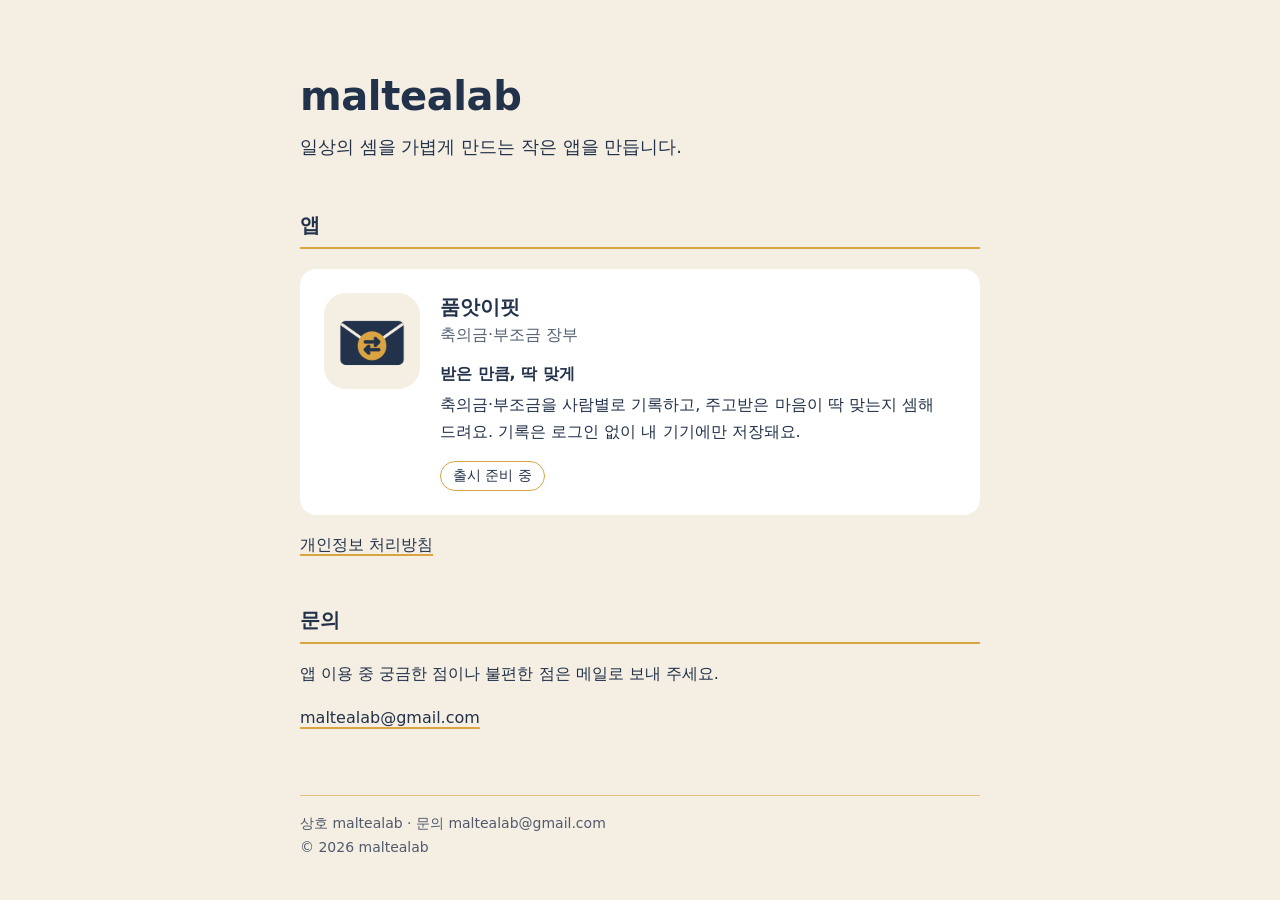
<file: index.html>
<!doctype html>
<html lang="ko">
<head>
  <meta charset="utf-8">
  <meta name="viewport" content="width=device-width, initial-scale=1">
  <title>maltealab</title>
  <meta name="description" content="maltealab은 축의금·부조금 장부 앱 품앗이핏을 만드는 앱 개발사입니다.">
  <link rel="icon" type="image/png" href="assets/pumasifit-icon.png">
  <link rel="stylesheet" href="style.css">
</head>
<body>
  <div class="page">
    <header class="site-header">
      <h1>maltealab</h1>
      <p class="tagline">일상의 셈을 가볍게 만드는 작은 앱을 만듭니다.</p>
    </header>

    <main>
      <section class="section" aria-labelledby="apps-title">
        <h2 id="apps-title">앱</h2>
        <article class="app-card">
          <img class="app-icon" src="assets/pumasifit-icon.png" alt="품앗이핏 앱 아이콘" width="96" height="96">
          <div class="app-body">
            <h3 class="app-name">품앗이핏</h3>
            <p class="app-subtitle">축의금·부조금 장부</p>
            <p class="app-copy">받은 만큼, 딱 맞게</p>
            <p class="app-description">축의금·부조금을 사람별로 기록하고, 주고받은 마음이 딱 맞는지 셈해 드려요. 기록은 로그인 없이 내 기기에만 저장돼요.</p>
            <p class="status-chip">출시 준비 중</p>
          </div>
        </article>
        <p class="policy-link"><a href="pumasifit/privacy/">개인정보 처리방침</a></p>
      </section>

      <section class="section" aria-labelledby="contact-title">
        <h2 id="contact-title">문의</h2>
        <p>앱 이용 중 궁금한 점이나 불편한 점은 메일로 보내 주세요.</p>
        <p><a href="mailto:maltealab@gmail.com">maltealab@gmail.com</a></p>
      </section>
    </main>

    <footer class="site-footer">
      <p>상호 maltealab · 문의 maltealab@gmail.com</p>
      <p>© 2026 maltealab</p>
    </footer>
  </div>
</body>
</html>
</file>
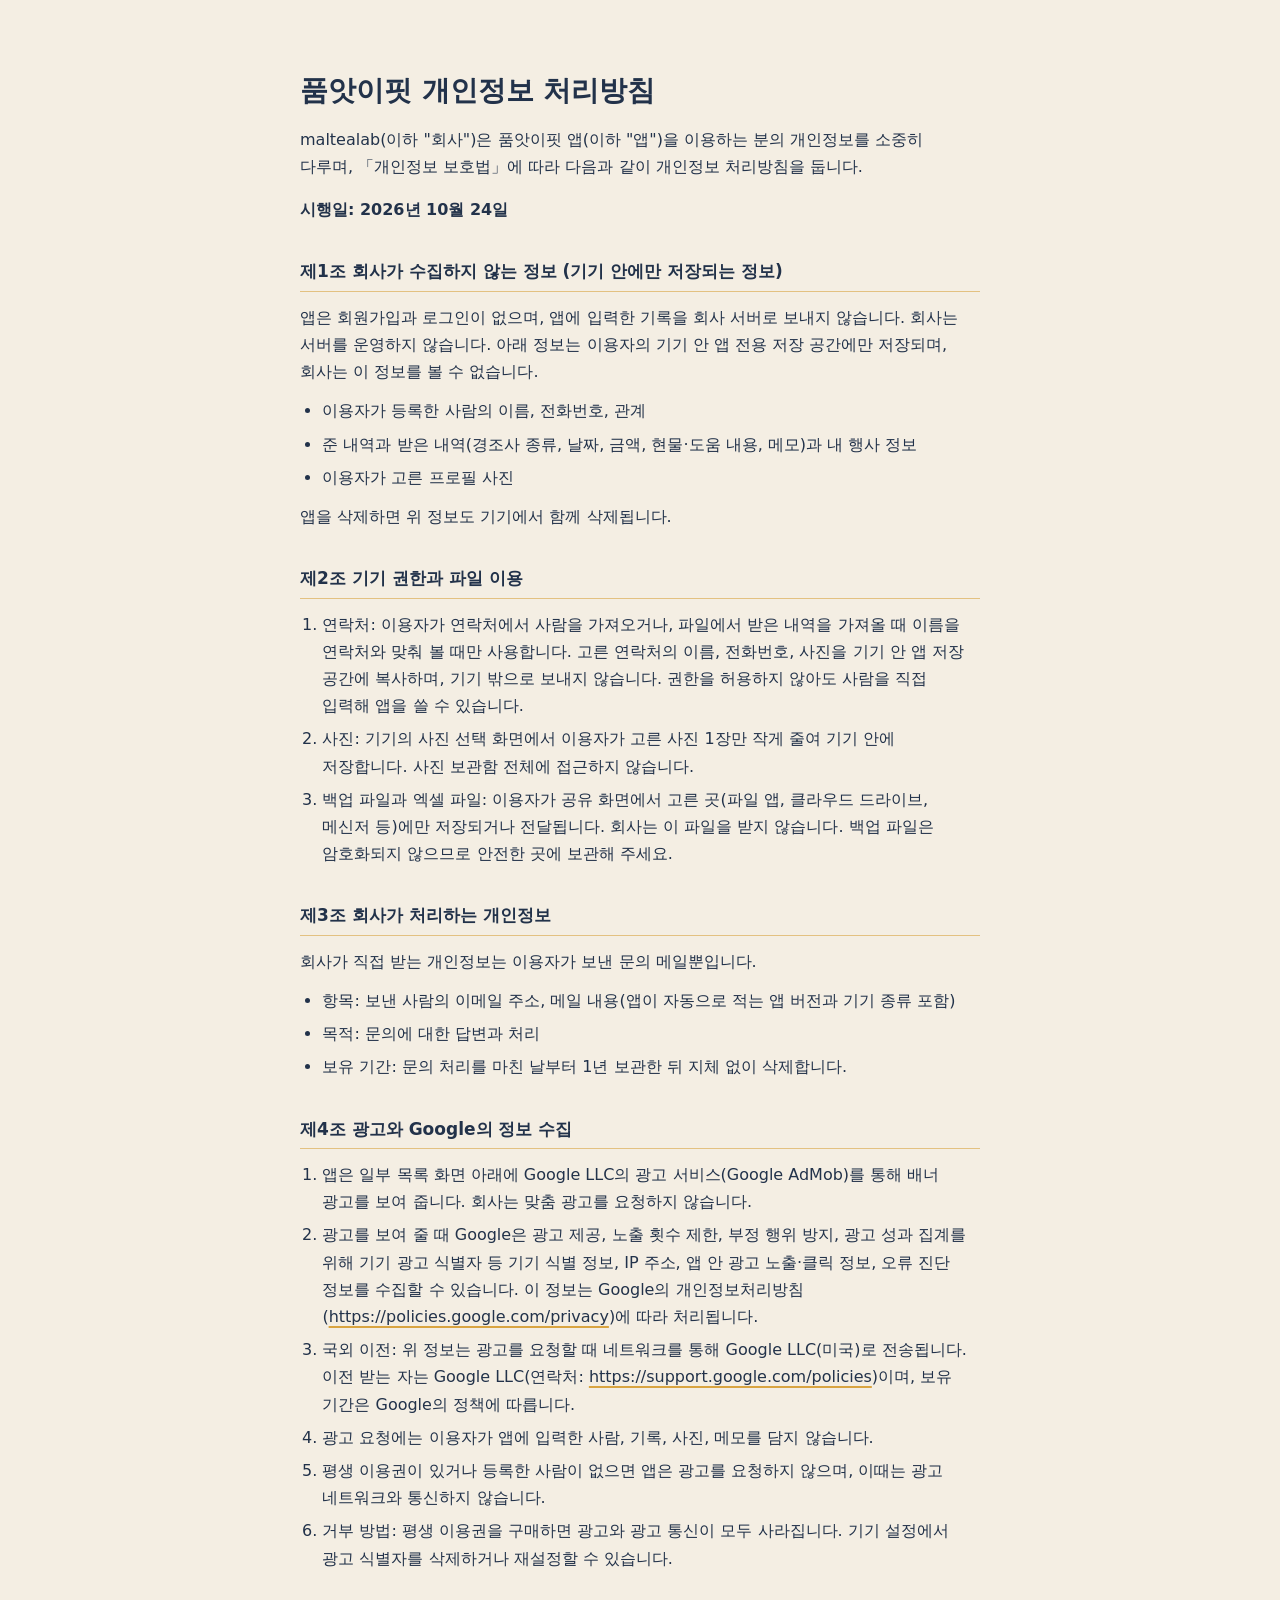
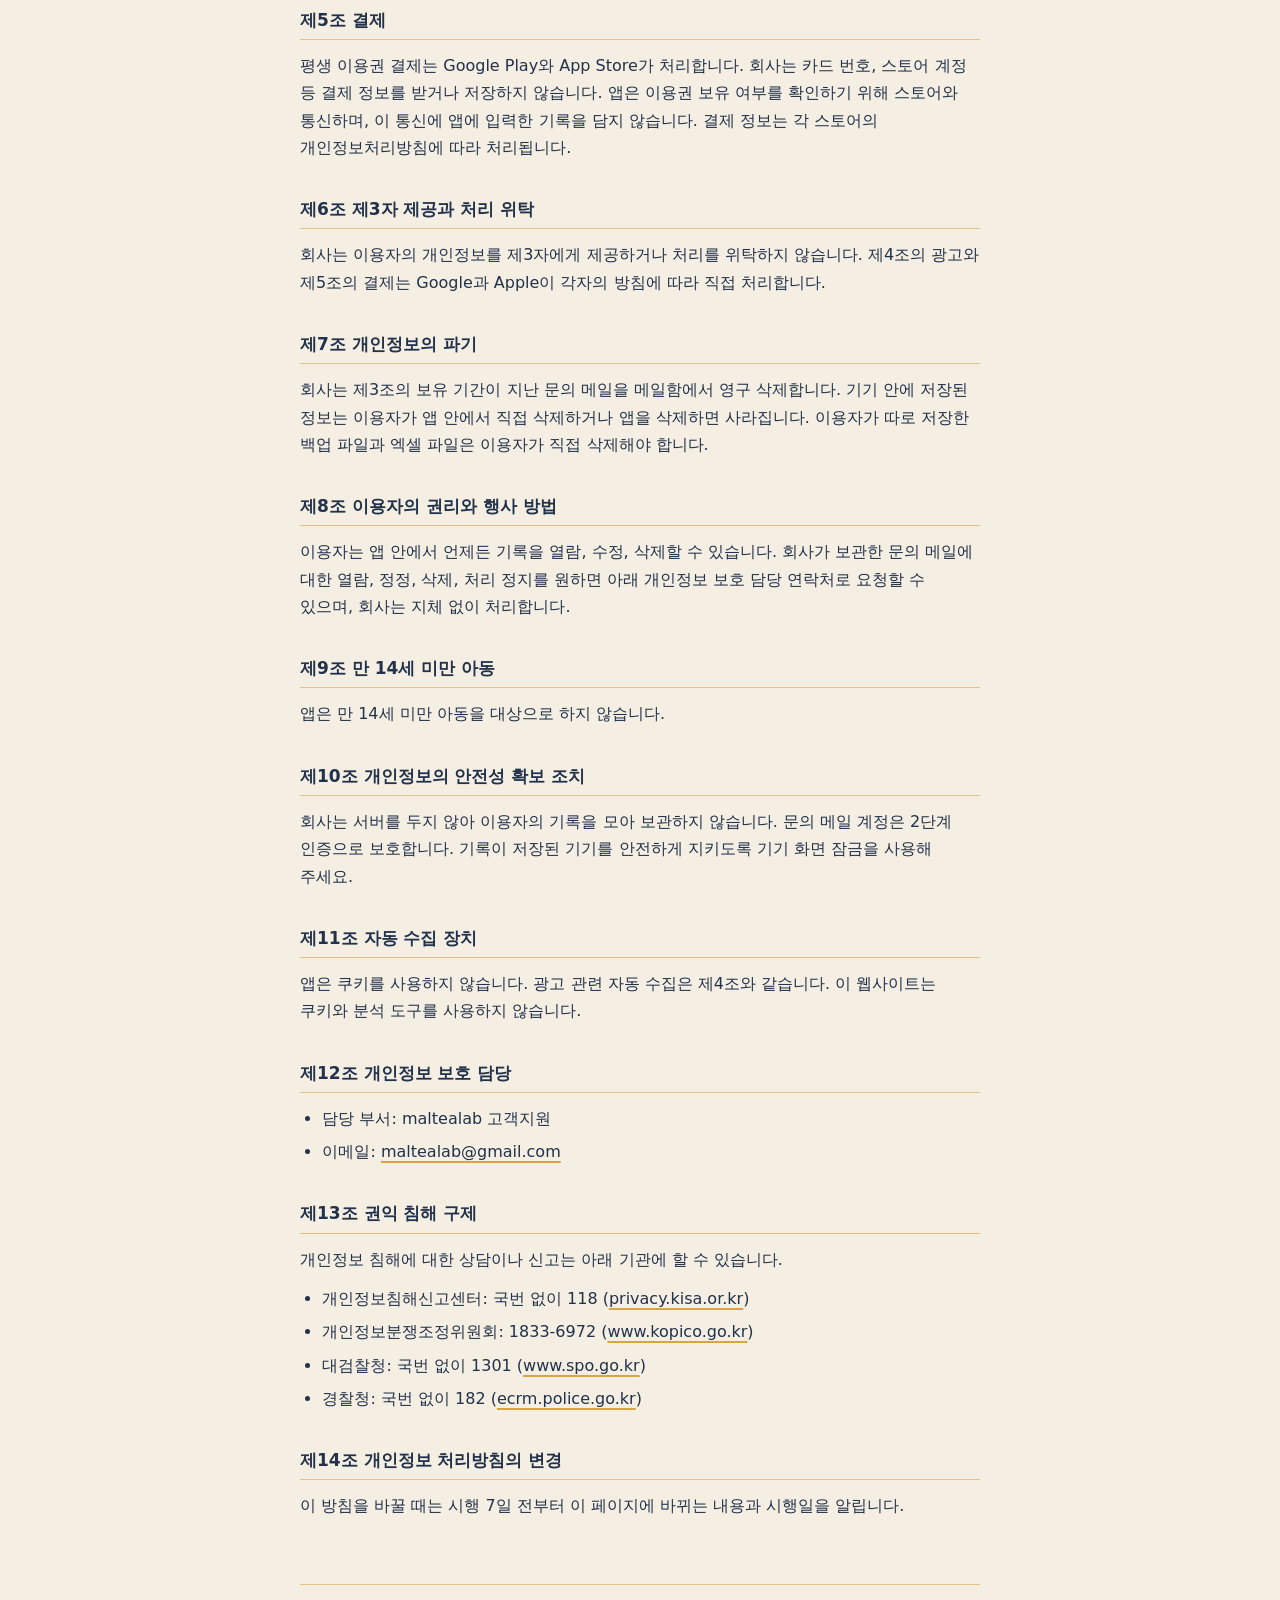
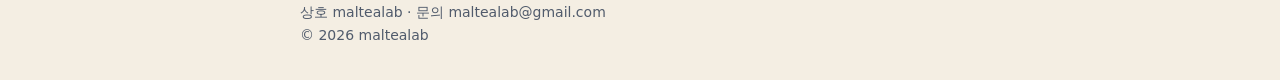
<file: pumasifit/privacy/index.html>
<!doctype html>
<html lang="ko">
<head>
  <meta charset="utf-8">
  <meta name="viewport" content="width=device-width, initial-scale=1">
  <title>품앗이핏 개인정보 처리방침</title>
  <link rel="icon" type="image/png" href="../../assets/pumasifit-icon.png">
  <link rel="stylesheet" href="../../style.css">
</head>
<body>
  <div class="page">
    <main class="policy">
      <h1>품앗이핏 개인정보 처리방침</h1>
      <p>maltealab(이하 "회사")은 품앗이핏 앱(이하 "앱")을 이용하는 분의 개인정보를 소중히 다루며, 「개인정보 보호법」에 따라 다음과 같이 개인정보 처리방침을 둡니다.</p>
      <p class="effective-date">시행일: 2026년 10월 24일</p>

      <section>
        <h2>제1조 회사가 수집하지 않는 정보 (기기 안에만 저장되는 정보)</h2>
        <p>앱은 회원가입과 로그인이 없으며, 앱에 입력한 기록을 회사 서버로 보내지 않습니다. 회사는 서버를 운영하지 않습니다. 아래 정보는 이용자의 기기 안 앱 전용 저장 공간에만 저장되며, 회사는 이 정보를 볼 수 없습니다.</p>
        <ul>
          <li>이용자가 등록한 사람의 이름, 전화번호, 관계</li>
          <li>준 내역과 받은 내역(경조사 종류, 날짜, 금액, 현물·도움 내용, 메모)과 내 행사 정보</li>
          <li>이용자가 고른 프로필 사진</li>
        </ul>
        <p>앱을 삭제하면 위 정보도 기기에서 함께 삭제됩니다.</p>
      </section>

      <section>
        <h2>제2조 기기 권한과 파일 이용</h2>
        <ol>
          <li>연락처: 이용자가 연락처에서 사람을 가져오거나, 파일에서 받은 내역을 가져올 때 이름을 연락처와 맞춰 볼 때만 사용합니다. 고른 연락처의 이름, 전화번호, 사진을 기기 안 앱 저장 공간에 복사하며, 기기 밖으로 보내지 않습니다. 권한을 허용하지 않아도 사람을 직접 입력해 앱을 쓸 수 있습니다.</li>
          <li>사진: 기기의 사진 선택 화면에서 이용자가 고른 사진 1장만 작게 줄여 기기 안에 저장합니다. 사진 보관함 전체에 접근하지 않습니다.</li>
          <li>백업 파일과 엑셀 파일: 이용자가 공유 화면에서 고른 곳(파일 앱, 클라우드 드라이브, 메신저 등)에만 저장되거나 전달됩니다. 회사는 이 파일을 받지 않습니다. 백업 파일은 암호화되지 않으므로 안전한 곳에 보관해 주세요.</li>
        </ol>
      </section>

      <section>
        <h2>제3조 회사가 처리하는 개인정보</h2>
        <p>회사가 직접 받는 개인정보는 이용자가 보낸 문의 메일뿐입니다.</p>
        <ul>
          <li>항목: 보낸 사람의 이메일 주소, 메일 내용(앱이 자동으로 적는 앱 버전과 기기 종류 포함)</li>
          <li>목적: 문의에 대한 답변과 처리</li>
          <li>보유 기간: 문의 처리를 마친 날부터 1년 보관한 뒤 지체 없이 삭제합니다.</li>
        </ul>
      </section>

      <section>
        <h2>제4조 광고와 Google의 정보 수집</h2>
        <ol>
          <li>앱은 일부 목록 화면 아래에 Google LLC의 광고 서비스(Google AdMob)를 통해 배너 광고를 보여 줍니다. 회사는 맞춤 광고를 요청하지 않습니다.</li>
          <li>광고를 보여 줄 때 Google은 광고 제공, 노출 횟수 제한, 부정 행위 방지, 광고 성과 집계를 위해 기기 광고 식별자 등 기기 식별 정보, IP 주소, 앱 안 광고 노출·클릭 정보, 오류 진단 정보를 수집할 수 있습니다. 이 정보는 Google의 개인정보처리방침(<a href="https://policies.google.com/privacy">https://policies.google.com/privacy</a>)에 따라 처리됩니다.</li>
          <li>국외 이전: 위 정보는 광고를 요청할 때 네트워크를 통해 Google LLC(미국)로 전송됩니다. 이전 받는 자는 Google LLC(연락처: <a href="https://support.google.com/policies">https://support.google.com/policies</a>)이며, 보유 기간은 Google의 정책에 따릅니다.</li>
          <li>광고 요청에는 이용자가 앱에 입력한 사람, 기록, 사진, 메모를 담지 않습니다.</li>
          <li>평생 이용권이 있거나 등록한 사람이 없으면 앱은 광고를 요청하지 않으며, 이때는 광고 네트워크와 통신하지 않습니다.</li>
          <li>거부 방법: 평생 이용권을 구매하면 광고와 광고 통신이 모두 사라집니다. 기기 설정에서 광고 식별자를 삭제하거나 재설정할 수 있습니다.</li>
        </ol>
      </section>

      <section>
        <h2>제5조 결제</h2>
        <p>평생 이용권 결제는 Google Play와 App Store가 처리합니다. 회사는 카드 번호, 스토어 계정 등 결제 정보를 받거나 저장하지 않습니다. 앱은 이용권 보유 여부를 확인하기 위해 스토어와 통신하며, 이 통신에 앱에 입력한 기록을 담지 않습니다. 결제 정보는 각 스토어의 개인정보처리방침에 따라 처리됩니다.</p>
      </section>

      <section>
        <h2>제6조 제3자 제공과 처리 위탁</h2>
        <p>회사는 이용자의 개인정보를 제3자에게 제공하거나 처리를 위탁하지 않습니다. 제4조의 광고와 제5조의 결제는 Google과 Apple이 각자의 방침에 따라 직접 처리합니다.</p>
      </section>

      <section>
        <h2>제7조 개인정보의 파기</h2>
        <p>회사는 제3조의 보유 기간이 지난 문의 메일을 메일함에서 영구 삭제합니다. 기기 안에 저장된 정보는 이용자가 앱 안에서 직접 삭제하거나 앱을 삭제하면 사라집니다. 이용자가 따로 저장한 백업 파일과 엑셀 파일은 이용자가 직접 삭제해야 합니다.</p>
      </section>

      <section>
        <h2>제8조 이용자의 권리와 행사 방법</h2>
        <p>이용자는 앱 안에서 언제든 기록을 열람, 수정, 삭제할 수 있습니다. 회사가 보관한 문의 메일에 대한 열람, 정정, 삭제, 처리 정지를 원하면 아래 개인정보 보호 담당 연락처로 요청할 수 있으며, 회사는 지체 없이 처리합니다.</p>
      </section>

      <section>
        <h2>제9조 만 14세 미만 아동</h2>
        <p>앱은 만 14세 미만 아동을 대상으로 하지 않습니다.</p>
      </section>

      <section>
        <h2>제10조 개인정보의 안전성 확보 조치</h2>
        <p>회사는 서버를 두지 않아 이용자의 기록을 모아 보관하지 않습니다. 문의 메일 계정은 2단계 인증으로 보호합니다. 기록이 저장된 기기를 안전하게 지키도록 기기 화면 잠금을 사용해 주세요.</p>
      </section>

      <section>
        <h2>제11조 자동 수집 장치</h2>
        <p>앱은 쿠키를 사용하지 않습니다. 광고 관련 자동 수집은 제4조와 같습니다. 이 웹사이트는 쿠키와 분석 도구를 사용하지 않습니다.</p>
      </section>

      <section>
        <h2>제12조 개인정보 보호 담당</h2>
        <ul>
          <li>담당 부서: maltealab 고객지원</li>
          <li>이메일: <a href="mailto:maltealab@gmail.com">maltealab@gmail.com</a></li>
        </ul>
      </section>

      <section>
        <h2>제13조 권익 침해 구제</h2>
        <p>개인정보 침해에 대한 상담이나 신고는 아래 기관에 할 수 있습니다.</p>
        <ul>
          <li>개인정보침해신고센터: 국번 없이 118 (<a href="https://privacy.kisa.or.kr">privacy.kisa.or.kr</a>)</li>
          <li>개인정보분쟁조정위원회: 1833-6972 (<a href="https://www.kopico.go.kr">www.kopico.go.kr</a>)</li>
          <li>대검찰청: 국번 없이 1301 (<a href="https://www.spo.go.kr">www.spo.go.kr</a>)</li>
          <li>경찰청: 국번 없이 182 (<a href="https://ecrm.police.go.kr">ecrm.police.go.kr</a>)</li>
        </ul>
      </section>

      <section>
        <h2>제14조 개인정보 처리방침의 변경</h2>
        <p>이 방침을 바꿀 때는 시행 7일 전부터 이 페이지에 바뀌는 내용과 시행일을 알립니다.</p>
      </section>
    </main>

    <footer class="site-footer">
      <p>상호 maltealab · 문의 maltealab@gmail.com</p>
      <p>© 2026 maltealab</p>
    </footer>
  </div>
</body>
</html>
</file>
<file: style.css>
:root {
  --ivory: #F4EEE3;
  --navy: #22324A;
  --navy-muted: rgba(34, 50, 74, 0.78);
  --gold: #D9A441;
  --card: #FFFFFF;
}

*,
*::before,
*::after {
  box-sizing: border-box;
}

html {
  -webkit-text-size-adjust: 100%;
}

body {
  margin: 0;
  background: var(--ivory);
  color: var(--navy);
  font-family: system-ui, -apple-system, "Apple SD Gothic Neo", "Malgun Gothic", "Noto Sans KR", sans-serif;
  font-size: 16px;
  line-height: 1.7;
  word-break: keep-all;
  overflow-wrap: break-word;
}

h1,
h2,
h3,
p {
  margin: 0;
}

.page {
  max-width: 720px;
  margin: 0 auto;
  padding: 48px 20px 32px;
}

.site-header h1 {
  font-size: 2.5rem;
  line-height: 1.2;
  letter-spacing: -0.01em;
}

.tagline {
  margin-top: 12px;
  font-size: 1.125rem;
}

.section {
  margin-top: 48px;
}

.section h2 {
  padding-bottom: 8px;
  border-bottom: 2px solid var(--gold);
  font-size: 1.25rem;
  line-height: 1.4;
}

.section > p {
  margin-top: 16px;
}

.app-card {
  display: flex;
  flex-direction: column;
  gap: 16px;
  margin-top: 20px;
  padding: 20px;
  background: var(--card);
  border-radius: 16px;
}

.app-icon {
  display: block;
  flex-shrink: 0;
  width: 96px;
  height: 96px;
  border-radius: 22px;
}

.app-name {
  font-size: 1.25rem;
  line-height: 1.4;
}

.app-subtitle {
  color: var(--navy-muted);
}

.app-copy {
  margin-top: 12px;
  font-weight: 700;
}

.app-description {
  margin-top: 4px;
}

.status-chip {
  display: inline-block;
  margin-top: 16px;
  padding: 2px 12px;
  border: 1.5px solid var(--gold);
  border-radius: 999px;
  font-size: 0.875rem;
}

.policy-link {
  margin-top: 12px;
}

.policy h1 {
  font-size: 1.75rem;
  line-height: 1.35;
}

.policy > p {
  margin-top: 16px;
}

.effective-date {
  font-weight: 700;
}

.policy section {
  margin-top: 36px;
}

.policy h2 {
  padding-bottom: 6px;
  border-bottom: 1px solid rgba(217, 164, 65, 0.6);
  font-size: 1.0625rem;
  line-height: 1.5;
}

.policy section p,
.policy section ul,
.policy section ol {
  margin-top: 12px;
}

.policy ul,
.policy ol {
  margin-bottom: 0;
  padding-left: 1.4em;
}

.policy li + li {
  margin-top: 6px;
}

.policy a {
  overflow-wrap: anywhere;
}

a {
  color: var(--navy);
  text-decoration: underline;
  text-decoration-color: var(--gold);
  text-decoration-thickness: 2px;
  text-underline-offset: 4px;
}

.site-footer {
  margin-top: 64px;
  padding-top: 16px;
  border-top: 1px solid rgba(217, 164, 65, 0.6);
  color: var(--navy-muted);
  font-size: 0.875rem;
}

@media (min-width: 560px) {
  .page {
    padding-top: 72px;
  }

  .app-card {
    flex-direction: row;
    gap: 20px;
    padding: 24px;
  }
}
</file>
